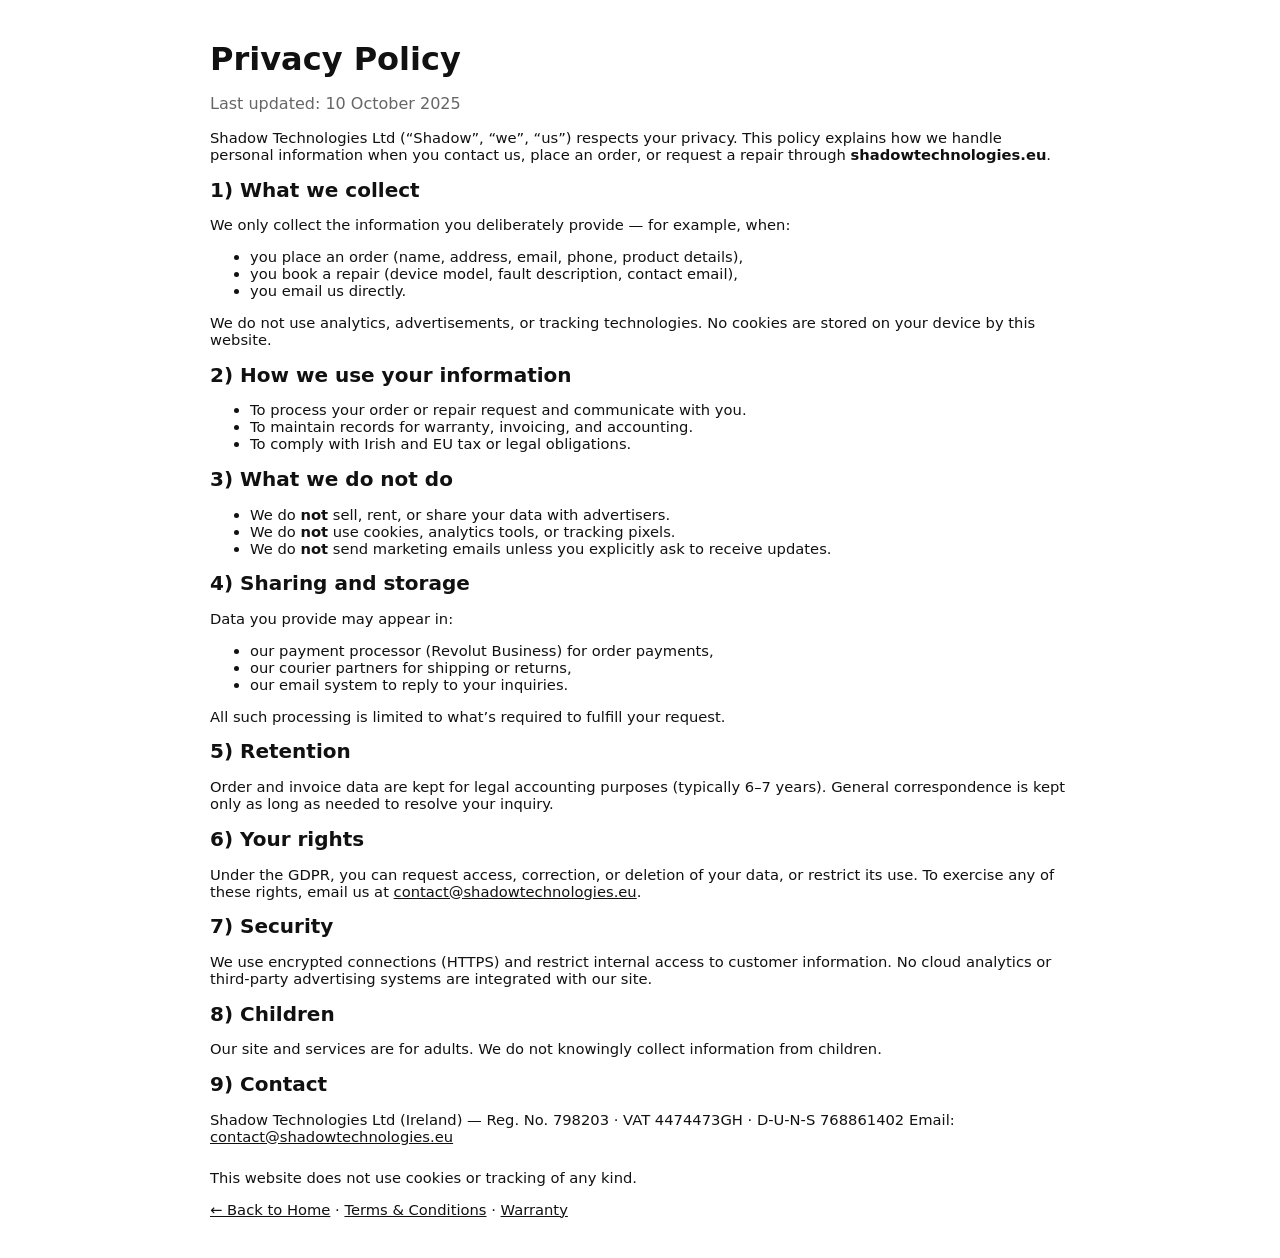
<file: privacy.html>
<!DOCTYPE html>
<html lang="en">
<head>
  <meta charset="utf-8" />
  <meta name="viewport" content="width=device-width, initial-scale=1" />
  <title>Privacy Policy — Shadow Technologies Ltd</title>
  <meta name="description" content="Privacy Policy for Shadow Technologies Ltd — we do not collect cookies or tracking data. Only information you send us directly is used for your order or repair." />
  <link rel="stylesheet" href="assets/css/styles.css" />
  <style>
    main{max-width:900px;margin:40px auto;padding:0 20px}
    h1{margin-bottom:6px}
    h2{font-size:1.25rem;margin:.2rem 0}
    .muted{color:#666}
    .small{font-size:.92rem}
  </style>
</head>
<body>
  <main>
    <h1>Privacy Policy</h1>
    <p class="muted">Last updated: 10 October 2025</p>

    <p class="small">
      Shadow Technologies Ltd (“Shadow”, “we”, “us”) respects your privacy.  
      This policy explains how we handle personal information when you contact us, place an order, or request a repair through <strong>shadowtechnologies.eu</strong>.
    </p>

    <h2>1) What we collect</h2>
    <p class="small">
      We only collect the information you deliberately provide — for example, when:
    </p>
    <ul class="small">
      <li>you place an order (name, address, email, phone, product details),</li>
      <li>you book a repair (device model, fault description, contact email),</li>
      <li>you email us directly.</li>
    </ul>
    <p class="small">We do not use analytics, advertisements, or tracking technologies. No cookies are stored on your device by this website.</p>

    <h2>2) How we use your information</h2>
    <ul class="small">
      <li>To process your order or repair request and communicate with you.</li>
      <li>To maintain records for warranty, invoicing, and accounting.</li>
      <li>To comply with Irish and EU tax or legal obligations.</li>
    </ul>

    <h2>3) What we do not do</h2>
    <ul class="small">
      <li>We do <strong>not</strong> sell, rent, or share your data with advertisers.</li>
      <li>We do <strong>not</strong> use cookies, analytics tools, or tracking pixels.</li>
      <li>We do <strong>not</strong> send marketing emails unless you explicitly ask to receive updates.</li>
    </ul>

    <h2>4) Sharing and storage</h2>
    <p class="small">
      Data you provide may appear in:
    </p>
    <ul class="small">
      <li>our payment processor (Revolut Business) for order payments,</li>
      <li>our courier partners for shipping or returns,</li>
      <li>our email system to reply to your inquiries.</li>
    </ul>
    <p class="small">All such processing is limited to what’s required to fulfill your request.</p>

    <h2>5) Retention</h2>
    <p class="small">
      Order and invoice data are kept for legal accounting purposes (typically 6–7 years).  
      General correspondence is kept only as long as needed to resolve your inquiry.
    </p>

    <h2>6) Your rights</h2>
    <p class="small">
      Under the GDPR, you can request access, correction, or deletion of your data, or restrict its use.
      To exercise any of these rights, email us at <a href="mailto:contact@shadowtechnologies.eu">contact@shadowtechnologies.eu</a>.
    </p>

    <h2>7) Security</h2>
    <p class="small">
      We use encrypted connections (HTTPS) and restrict internal access to customer information.
      No cloud analytics or third-party advertising systems are integrated with our site.
    </p>

    <h2>8) Children</h2>
    <p class="small">
      Our site and services are for adults. We do not knowingly collect information from children.
    </p>

    <h2>9) Contact</h2>
    <p class="small">
      Shadow Technologies Ltd (Ireland) — Reg. No. 798203 · VAT 4474473GH · D-U-N-S 768861402  
      Email: <a href="mailto:contact@shadowtechnologies.eu">contact@shadowtechnologies.eu</a>
    </p>

    <p class="small" style="margin-top:24px">
      This website does not use cookies or tracking of any kind.
    </p>

    <p class="small"><a href="index.html">← Back to Home</a> · <a href="terms.html">Terms &amp; Conditions</a> · <a href="warranty.html">Warranty</a></p>
  </main>
</body>
</html>
</file>
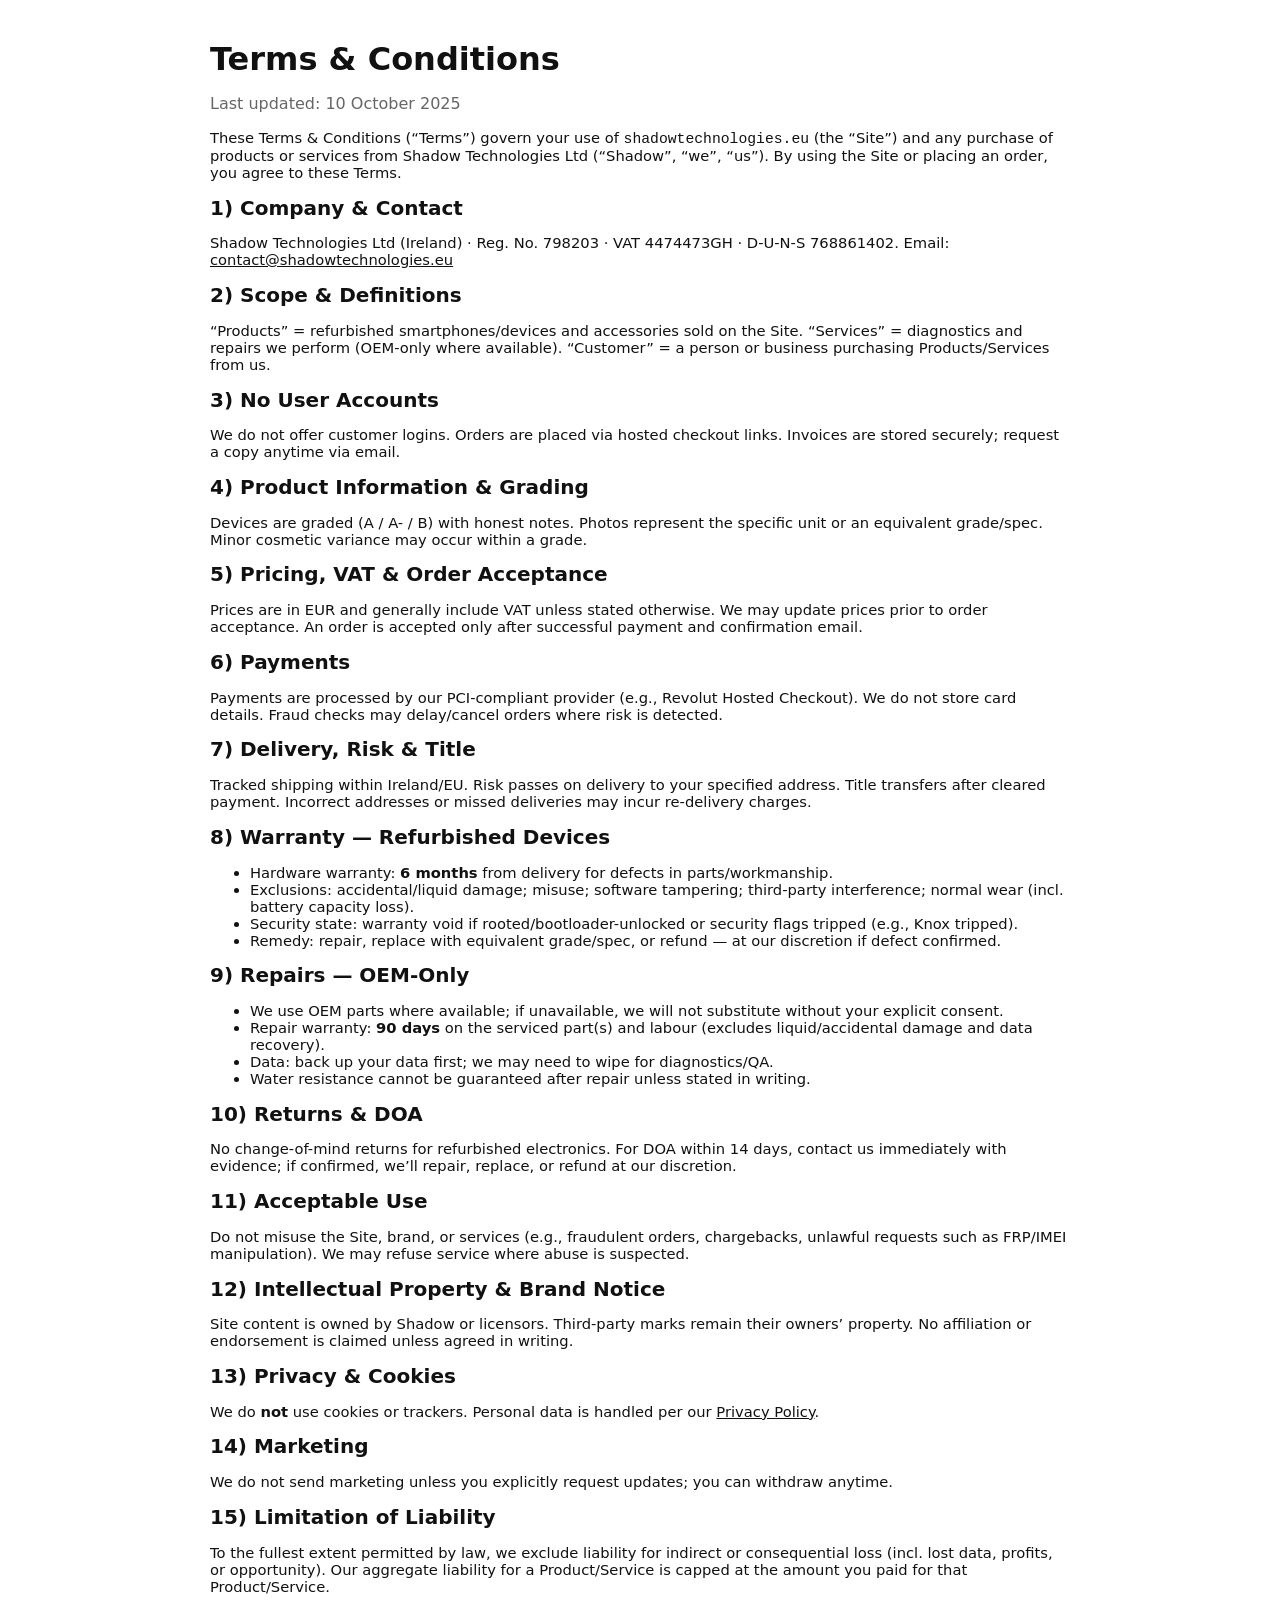
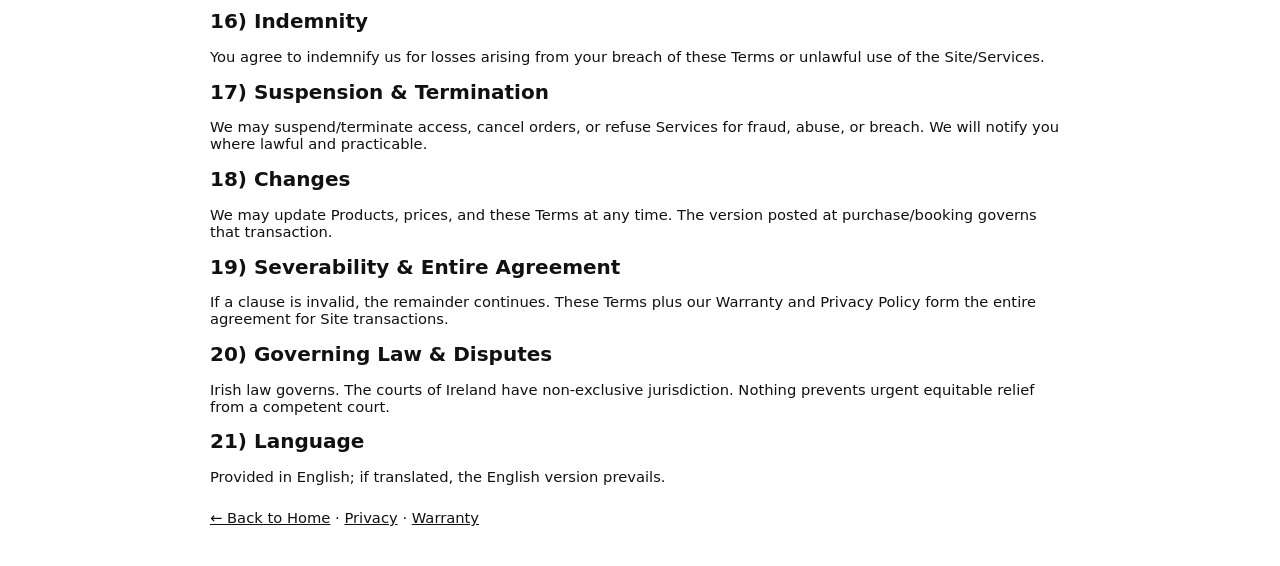
<file: terms.html>
<!DOCTYPE html>
<html lang="en">
<head>
  <meta charset="utf-8" />
  <meta name="viewport" content="width=device-width, initial-scale=1" />
  <title>Terms & Conditions — Shadow Technologies Ltd</title>
  <meta name="description" content="Terms & Conditions for Shadow Technologies Ltd — refurbished devices, OEM-only repairs, and e-commerce sales." />
  <link rel="stylesheet" href="assets/css/styles.css" />
  <style>
    main{max-width:900px;margin:40px auto;padding:0 20px}
    h1{margin-bottom:6px}
    h2{font-size:1.25rem;margin:.2rem 0}
    .muted{color:#666}
    .small{font-size:.92rem}
    .kbd{font-family:ui-monospace, SFMono-Regular, Menlo, Monaco, Consolas, "Liberation Mono", "Courier New", monospace}
  </style>
</head>
<body>
  <main>
    <h1>Terms &amp; Conditions</h1>
    <p class="muted">Last updated: 10 October 2025</p>

    <p class="small">
      These Terms &amp; Conditions (“Terms”) govern your use of <span class="kbd">shadowtechnologies.eu</span> (the “Site”) and any purchase of products or services from
      Shadow Technologies Ltd (“Shadow”, “we”, “us”). By using the Site or placing an order, you agree to these Terms.
    </p>

    <h2>1) Company &amp; Contact</h2>
    <p class="small">
      Shadow Technologies Ltd (Ireland) · Reg. No. 798203 · VAT 4474473GH · D-U-N-S 768861402.  
      Email: <a href="mailto:contact@shadowtechnologies.eu">contact@shadowtechnologies.eu</a>
    </p>

    <h2>2) Scope &amp; Definitions</h2>
    <p class="small">
      “Products” = refurbished smartphones/devices and accessories sold on the Site.  
      “Services” = diagnostics and repairs we perform (OEM-only where available).  
      “Customer” = a person or business purchasing Products/Services from us.
    </p>

    <h2>3) No User Accounts</h2>
    <p class="small">
      We do not offer customer logins. Orders are placed via hosted checkout links.
      Invoices are stored securely; request a copy anytime via email.
    </p>

    <h2>4) Product Information &amp; Grading</h2>
    <p class="small">
      Devices are graded (A / A- / B) with honest notes. Photos represent the specific unit or an equivalent grade/spec.
      Minor cosmetic variance may occur within a grade.
    </p>

    <h2>5) Pricing, VAT &amp; Order Acceptance</h2>
    <p class="small">
      Prices are in EUR and generally include VAT unless stated otherwise. We may update prices prior to order acceptance.
      An order is accepted only after successful payment and confirmation email.
    </p>

    <h2>6) Payments</h2>
    <p class="small">
      Payments are processed by our PCI-compliant provider (e.g., Revolut Hosted Checkout). We do not store card details.
      Fraud checks may delay/cancel orders where risk is detected.
    </p>

    <h2>7) Delivery, Risk &amp; Title</h2>
    <p class="small">
      Tracked shipping within Ireland/EU. Risk passes on delivery to your specified address. Title transfers after cleared payment.
      Incorrect addresses or missed deliveries may incur re-delivery charges.
    </p>

    <h2>8) Warranty — Refurbished Devices</h2>
    <ul class="small">
      <li>Hardware warranty: <strong>6 months</strong> from delivery for defects in parts/workmanship.</li>
      <li>Exclusions: accidental/liquid damage; misuse; software tampering; third-party interference; normal wear (incl. battery capacity loss).</li>
      <li>Security state: warranty void if rooted/bootloader-unlocked or security flags tripped (e.g., Knox tripped).</li>
      <li>Remedy: repair, replace with equivalent grade/spec, or refund — at our discretion if defect confirmed.</li>
    </ul>

    <h2>9) Repairs — OEM-Only</h2>
    <ul class="small">
      <li>We use OEM parts where available; if unavailable, we will not substitute without your explicit consent.</li>
      <li>Repair warranty: <strong>90 days</strong> on the serviced part(s) and labour (excludes liquid/accidental damage and data recovery).</li>
      <li>Data: back up your data first; we may need to wipe for diagnostics/QA.</li>
      <li>Water resistance cannot be guaranteed after repair unless stated in writing.</li>
    </ul>

    <h2>10) Returns &amp; DOA</h2>
    <p class="small">
      No change-of-mind returns for refurbished electronics. For DOA within 14 days, contact us immediately with evidence; if confirmed,
      we’ll repair, replace, or refund at our discretion.
    </p>

    <h2>11) Acceptable Use</h2>
    <p class="small">
      Do not misuse the Site, brand, or services (e.g., fraudulent orders, chargebacks, unlawful requests such as FRP/IMEI manipulation).
      We may refuse service where abuse is suspected.
    </p>

    <h2>12) Intellectual Property &amp; Brand Notice</h2>
    <p class="small">
      Site content is owned by Shadow or licensors. Third-party marks remain their owners’ property.
      No affiliation or endorsement is claimed unless agreed in writing.
    </p>

    <h2>13) Privacy &amp; Cookies</h2>
    <p class="small">
      We do <strong>not</strong> use cookies or trackers. Personal data is handled per our <a href="privacy.html">Privacy Policy</a>.
    </p>

    <h2>14) Marketing</h2>
    <p class="small">
      We do not send marketing unless you explicitly request updates; you can withdraw anytime.
    </p>

    <h2>15) Limitation of Liability</h2>
    <p class="small">
      To the fullest extent permitted by law, we exclude liability for indirect or consequential loss (incl. lost data, profits, or opportunity).
      Our aggregate liability for a Product/Service is capped at the amount you paid for that Product/Service.
    </p>

    <h2>16) Indemnity</h2>
    <p class="small">
      You agree to indemnify us for losses arising from your breach of these Terms or unlawful use of the Site/Services.
    </p>

    <h2>17) Suspension &amp; Termination</h2>
    <p class="small">
      We may suspend/terminate access, cancel orders, or refuse Services for fraud, abuse, or breach. We will notify you where lawful and practicable.
    </p>

    <h2>18) Changes</h2>
    <p class="small">
      We may update Products, prices, and these Terms at any time. The version posted at purchase/booking governs that transaction.
    </p>

    <h2>19) Severability &amp; Entire Agreement</h2>
    <p class="small">
      If a clause is invalid, the remainder continues. These Terms plus our Warranty and Privacy Policy form the entire agreement for Site transactions.
    </p>

    <h2>20) Governing Law &amp; Disputes</h2>
    <p class="small">
      Irish law governs. The courts of Ireland have non-exclusive jurisdiction. Nothing prevents urgent equitable relief from a competent court.
    </p>

    <h2>21) Language</h2>
    <p class="small">
      Provided in English; if translated, the English version prevails.
    </p>

    <p class="small" style="margin-top:24px">
      <a href="index.html">← Back to Home</a> · <a href="privacy.html">Privacy</a> · <a href="warranty.html">Warranty</a>
    </p>
  </main>
</body>
</html>
</file>
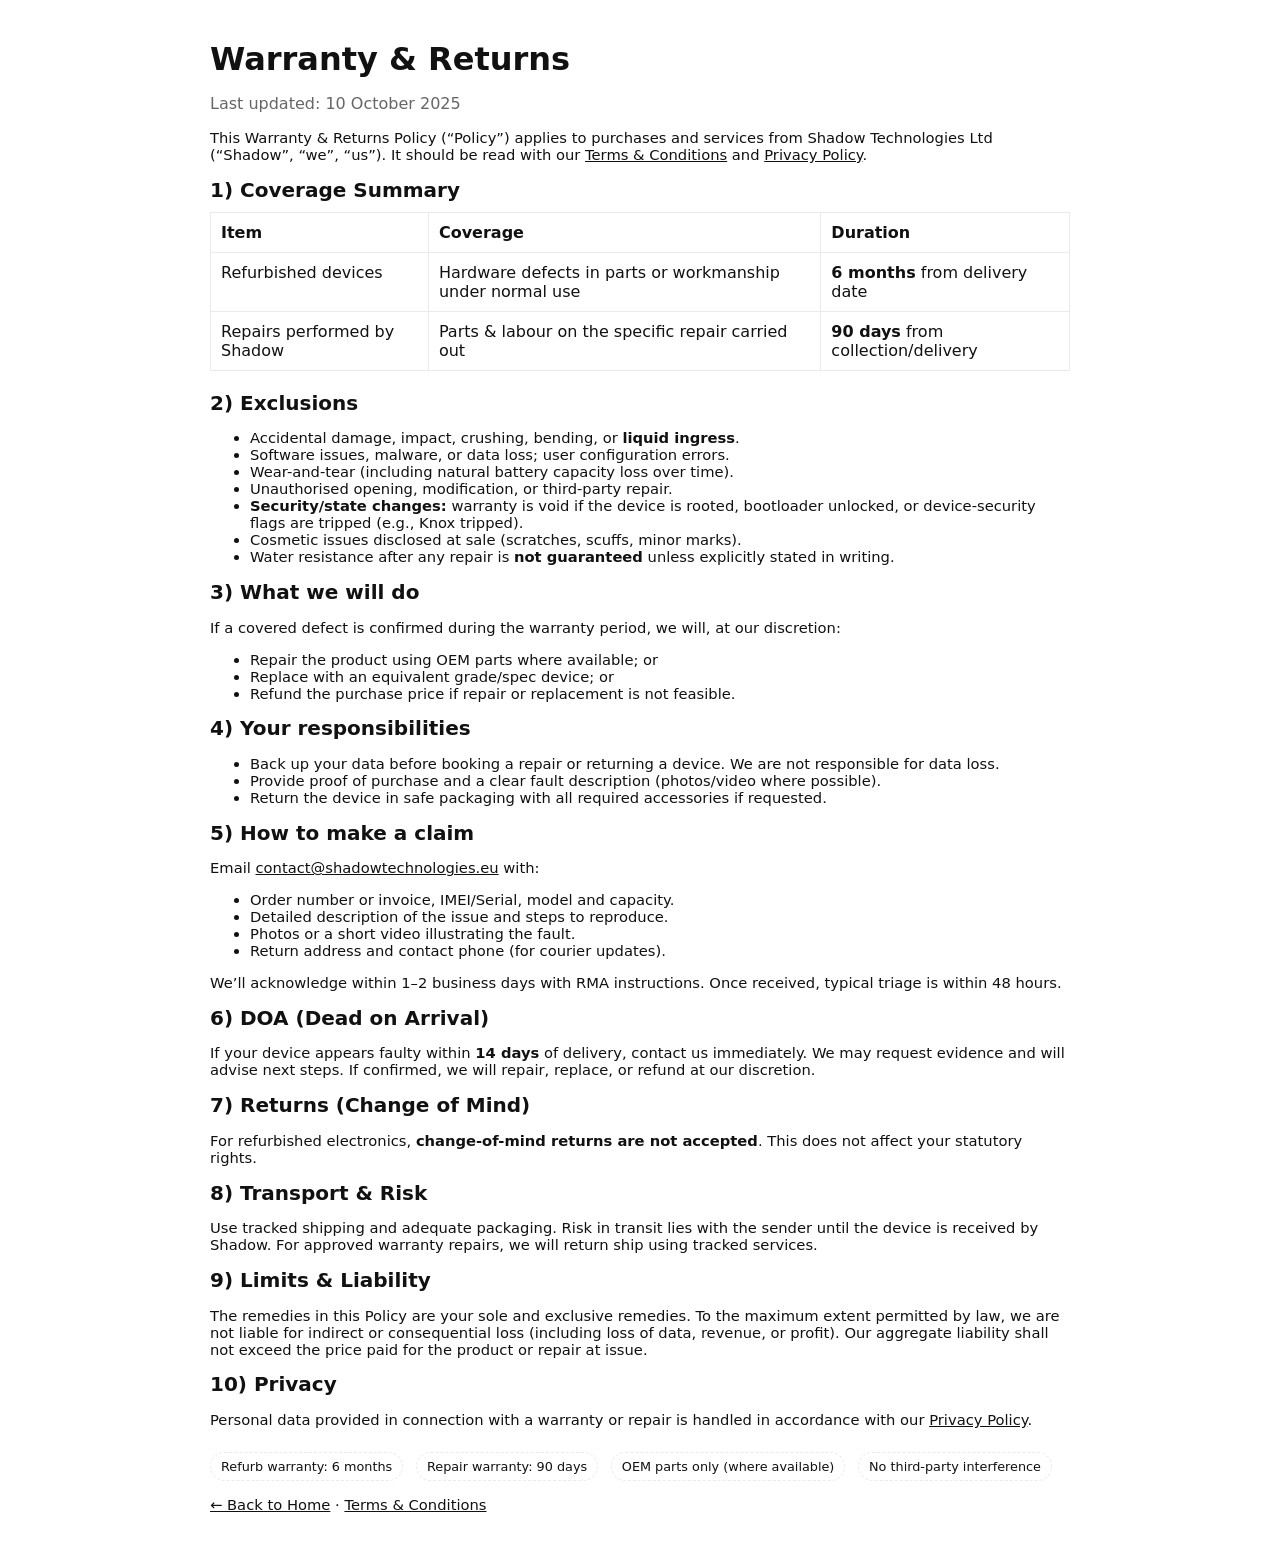
<file: warranty.html>
<!DOCTYPE html>
<html lang="en">
<head>
  <meta charset="utf-8" />
  <meta name="viewport" content="width=device-width, initial-scale=1" />
  <title>Warranty & Returns — Shadow Technologies Ltd</title>
  <meta name="description" content="Warranty and returns policy for Shadow Technologies Ltd refurbished devices and repair services." />
  <link rel="stylesheet" href="assets/css/styles.css" />
  <style>
    main{max-width:900px;margin:40px auto;padding:0 20px}
    h1{margin-bottom:6px}
    h2{font-size:1.25rem;margin:.2rem 0}
    .muted{color:#666}
    .small{font-size:.92rem}
    .table{width:100%;border-collapse:collapse;margin:10px 0 20px}
    .table th,.table td{border:1px solid #eaeaea;padding:10px;text-align:left;vertical-align:top}
    .pill{border:1px dashed #eaeaea;padding:6px 10px;border-radius:999px;font-size:.8rem;display:inline-block;margin-right:8px}
  </style>
</head>
<body>
  <main>
    <h1>Warranty &amp; Returns</h1>
    <p class="muted">Last updated: 10 October 2025</p>

    <p class="small">
      This Warranty &amp; Returns Policy (“Policy”) applies to purchases and services from Shadow Technologies Ltd (“Shadow”, “we”, “us”).
      It should be read with our <a href="terms.html">Terms &amp; Conditions</a> and <a href="privacy.html">Privacy Policy</a>.
    </p>

    <h2>1) Coverage Summary</h2>
    <table class="table">
      <thead>
        <tr><th>Item</th><th>Coverage</th><th>Duration</th></tr>
      </thead>
      <tbody>
        <tr>
          <td>Refurbished devices</td>
          <td>Hardware defects in parts or workmanship under normal use</td>
          <td><strong>6 months</strong> from delivery date</td>
        </tr>
        <tr>
          <td>Repairs performed by Shadow</td>
          <td>Parts &amp; labour on the specific repair carried out</td>
          <td><strong>90 days</strong> from collection/delivery</td>
        </tr>
      </tbody>
    </table>

    <h2>2) Exclusions</h2>
    <ul class="small">
      <li>Accidental damage, impact, crushing, bending, or <strong>liquid ingress</strong>.</li>
      <li>Software issues, malware, or data loss; user configuration errors.</li>
      <li>Wear-and-tear (including natural battery capacity loss over time).</li>
      <li>Unauthorised opening, modification, or third-party repair.</li>
      <li><strong>Security/state changes:</strong> warranty is void if the device is rooted, bootloader unlocked, or device-security flags are tripped (e.g., Knox tripped).</li>
      <li>Cosmetic issues disclosed at sale (scratches, scuffs, minor marks).</li>
      <li>Water resistance after any repair is <strong>not guaranteed</strong> unless explicitly stated in writing.</li>
    </ul>

    <h2>3) What we will do</h2>
    <p class="small">If a covered defect is confirmed during the warranty period, we will, at our discretion:</p>
    <ul class="small">
      <li>Repair the product using OEM parts where available; or</li>
      <li>Replace with an equivalent grade/spec device; or</li>
      <li>Refund the purchase price if repair or replacement is not feasible.</li>
    </ul>

    <h2>4) Your responsibilities</h2>
    <ul class="small">
      <li>Back up your data before booking a repair or returning a device. We are not responsible for data loss.</li>
      <li>Provide proof of purchase and a clear fault description (photos/video where possible).</li>
      <li>Return the device in safe packaging with all required accessories if requested.</li>
    </ul>

    <h2>5) How to make a claim</h2>
    <p class="small">
      Email <a href="mailto:contact@shadowtechnologies.eu">contact@shadowtechnologies.eu</a> with:
    </p>
    <ul class="small">
      <li>Order number or invoice, IMEI/Serial, model and capacity.</li>
      <li>Detailed description of the issue and steps to reproduce.</li>
      <li>Photos or a short video illustrating the fault.</li>
      <li>Return address and contact phone (for courier updates).</li>
    </ul>
    <p class="small">
      We’ll acknowledge within 1–2 business days with RMA instructions. Once received, typical triage is within 48 hours.
    </p>

    <h2>6) DOA (Dead on Arrival)</h2>
    <p class="small">
      If your device appears faulty within <strong>14 days</strong> of delivery, contact us immediately.
      We may request evidence and will advise next steps. If confirmed, we will repair, replace, or refund at our discretion.
    </p>

    <h2>7) Returns (Change of Mind)</h2>
    <p class="small">
      For refurbished electronics, <strong>change-of-mind returns are not accepted</strong>. This does not affect your statutory rights.
    </p>

    <h2>8) Transport &amp; Risk</h2>
    <p class="small">
      Use tracked shipping and adequate packaging. Risk in transit lies with the sender until the device is received by Shadow.
      For approved warranty repairs, we will return ship using tracked services.
    </p>

    <h2>9) Limits &amp; Liability</h2>
    <p class="small">
      The remedies in this Policy are your sole and exclusive remedies. To the maximum extent permitted by law, we are not liable for indirect or consequential loss (including loss of data, revenue, or profit).
      Our aggregate liability shall not exceed the price paid for the product or repair at issue.
    </p>

    <h2>10) Privacy</h2>
    <p class="small">
      Personal data provided in connection with a warranty or repair is handled in accordance with our <a href="privacy.html">Privacy Policy</a>.
    </p>

    <p class="small" style="margin-top:24px">
      <span class="pill">Refurb warranty: 6 months</span>
      <span class="pill">Repair warranty: 90 days</span>
      <span class="pill">OEM parts only (where available)</span>
      <span class="pill">No third-party interference</span>
    </p>

    <p class="small"><a href="index.html">← Back to Home</a> · <a href="terms.html">Terms &amp; Conditions</a></p>
  </main>
</body>
</html>
</file>
<file: assets/css/styles.css>
:root{
  --bg:#fff;
  --fg:#111;
  --muted:#666;
  --border:#eaeaea;
  --accent:#000;
}

*{box-sizing:border-box}
html,body{margin:0;padding:0;background:var(--bg);color:var(--fg);font-family:system-ui,-apple-system,Segoe UI,Roboto,Ubuntu,Cantarell,'Helvetica Neue',Arial,sans-serif}
a{color:var(--fg);text-decoration:underline}
.link{text-underline-offset:2px}

.wrap{max-width:1100px;margin:0 auto;padding:0 20px}

/* Buttons */
a.btn,button.btn{
  display:inline-block;text-decoration:none;background:var(--accent);color:#fff;
  padding:.8rem 1.1rem;border-radius:10px;font-weight:600;border:1px solid #000;cursor:pointer
}
.btn-ghost{background:#fff;color:#000;border:1px solid #000}

/* Header */
header{position:sticky;top:0;background:rgba(255,255,255,.9);backdrop-filter:saturate(180%) blur(8px);border-bottom:1px solid var(--border);z-index:10}
.top{display:flex;align-items:center;justify-content:space-between;padding:12px 0;gap:12px}
.brand{display:flex;align-items:center;gap:10px;min-width:0}
.brandmark{width:28px;height:28px;object-fit:contain;image-rendering:auto}
.logo{font-weight:800;letter-spacing:.06em;white-space:nowrap;font-size:.95rem}

/* Nav */
nav#mainnav{display:flex;gap:10px;align-items:center}
nav#mainnav a{margin:0;padding:8px 10px;border-radius:8px;text-decoration:none}
nav#mainnav a:hover{background:#f4f4f4}
.pill-link{border:1px solid var(--border)}

/* Mobile nav */
.nav-toggle{display:none;border:1px solid var(--border);background:#fff;border-radius:8px;padding:8px 10px;font-size:1.1rem}
@media (max-width: 820px){
  .logo{font-size:.9rem}
  .nav-toggle{display:inline-block}
  nav#mainnav{
    display:none;position:absolute;right:20px;top:56px;background:#fff;border:1px solid var(--border);
    border-radius:12px;box-shadow:0 10px 30px rgba(0,0,0,.08);flex-direction:column;gap:0;min-width:210px;
    overflow:hidden;z-index:20
  }
  nav#mainnav.open{display:flex}
  nav#mainnav a{padding:12px 14px;border-radius:0;border-bottom:1px solid var(--border)}
  nav#mainnav a:last-child{border-bottom:none}
}

/* Hero */
.hero{padding:48px 0;border-bottom:1px solid var(--border)}
.hero h1{font-size:clamp(28px,5vw,48px);margin:.2em 0}
.hero p{color:var(--muted);max-width:700px}
.kicker{letter-spacing:.16em;text-transform:uppercase;font-size:.8rem;color:var(--muted)}
.stack{display:flex;gap:10px;flex-wrap:wrap}
.note{font-size:.95rem;color:var(--muted)}
@media (max-width: 600px){
  .hero{padding:34px 0}
  .hero h1{font-size:clamp(24px,7vw,34px)}
  .hero p{font-size:.98rem}
  .stack .btn{padding:.7rem 1rem}
}

/* Sections */
.section{padding:40px 0}
@media (max-width: 600px){ .section{padding:28px 0} }

/* Cards / Grid */
.grid{display:grid;grid-template-columns:repeat(auto-fit,minmax(260px,1fr));gap:16px}
.card{border:1px solid var(--border);border-radius:14px;padding:16px}
.card-head{display:flex;justify-content:space-between;align-items:center;margin-bottom:8px}
.tag{display:inline-block;font-size:.75rem;border:1px solid var(--border);padding:4px 8px;border-radius:999px;color:var(--muted)}
.badge{font-size:.75rem;padding:3px 8px;border:1px solid var(--border);border-radius:7px}
.img{width:100%;height:180px;object-fit:cover;border-radius:10px;border:1px solid var(--border);image-rendering:auto}
.price{font-weight:800;font-size:1.3rem}
.muted{color:var(--muted)}

/* Footer */
.footer{border-top:1px solid var(--border);margin-top:40px;padding:30px 0;color:var(--muted);font-size:.95rem}

/* Forms */
form{display:grid;gap:10px}
input,textarea,select{width:100%;padding:12px;border-radius:10px;border:1px solid var(--border);background:#fff;color:var(--fg)}

/* Pills */
.pill{border:1px dashed var(--border);padding:6px 10px;border-radius:999px;font-size:.75rem}
</file>
